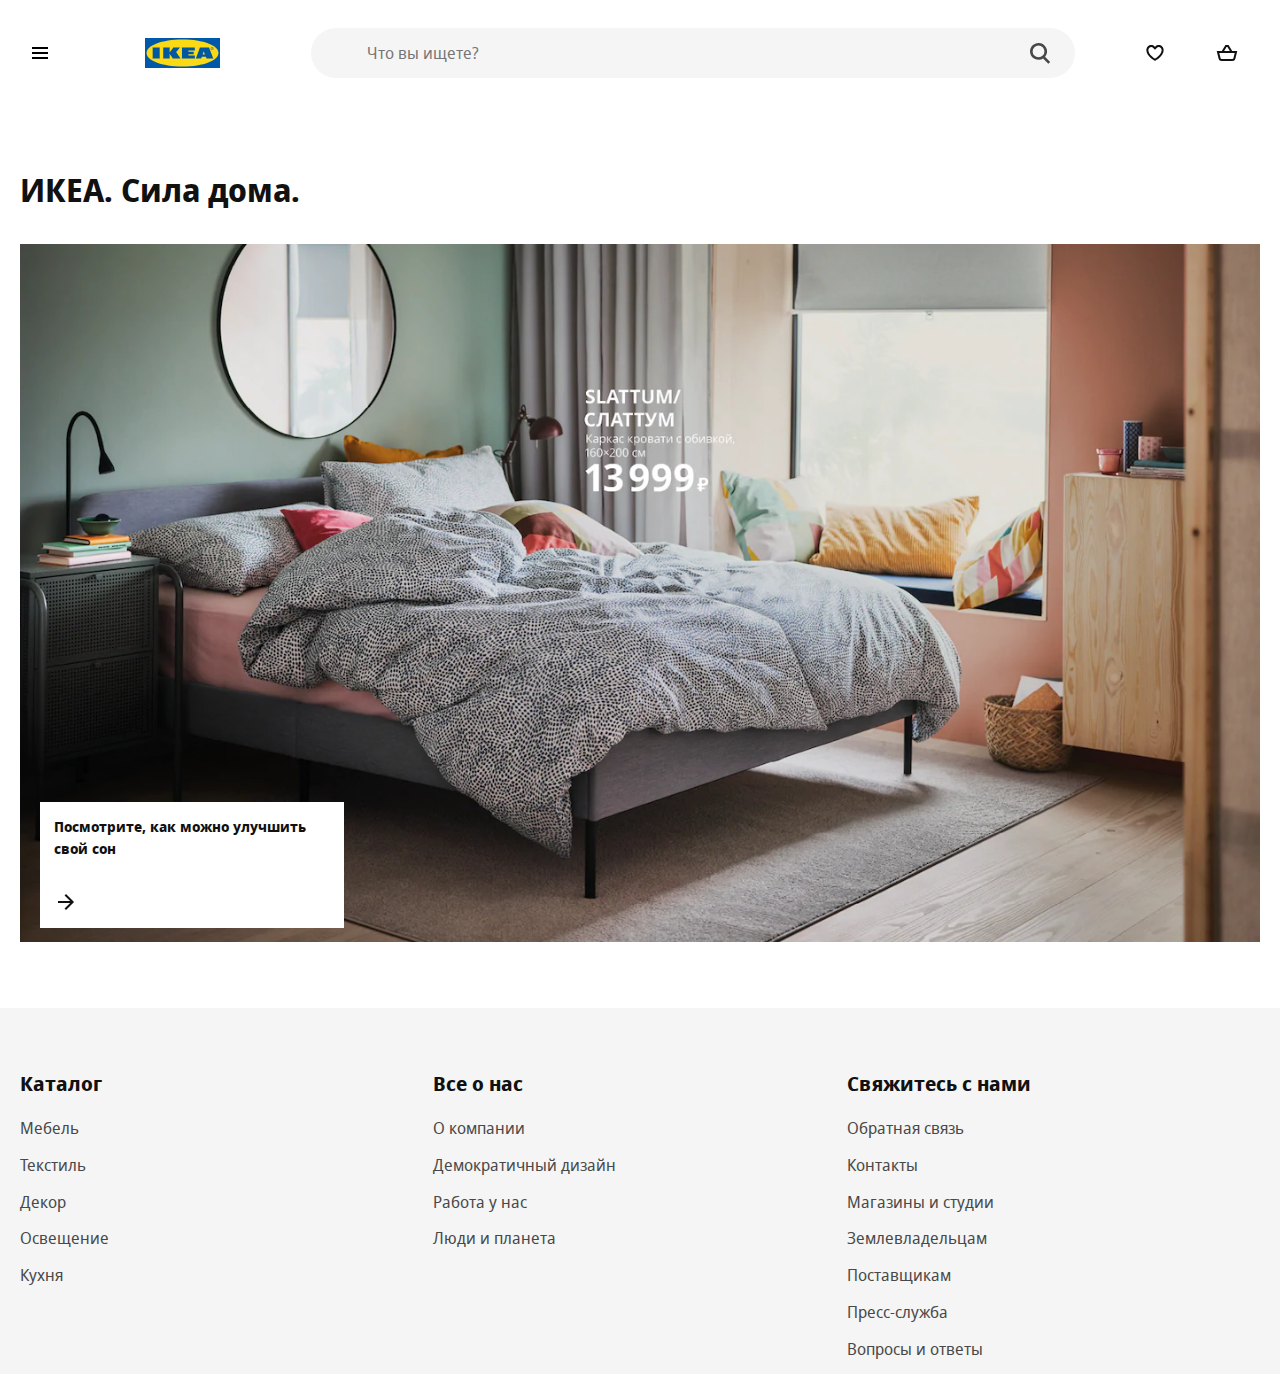
<file: index.html>
<!DOCTYPE html>
<html lang="en">
<head>
    <meta charset="UTF-8">
    <meta name="viewport"
        content="width=device-width, user-scalable=no, initial-scale=1.0, maximum-scale=1.0, minimum-scale=1.0">
    <meta http-equiv="X-UA-Compatible" content="ie=edge">
    <link rel="apple-touch-icon" sizes="180x180" href="favicon/apple-touch-icon.png">
    <link rel="icon" type="image/png" sizes="32x32" href="favicon/favicon-32x32.png">
    <link rel="icon" type="image/png" sizes="16x16" href="favicon/favicon-16x16.png">
    <link rel="mask-icon" href="favicon/safari-pinned-tab.svg" color="#0058ab">
    <meta name="msapplication-TileColor" content="#0058ab">
    <meta name="theme-color" content="#0058ab">
    <title>ИКЕА - официальный интернет-магазин мебели - IKEA</title>
    <link rel="stylesheet" href="styles/styles.css">
    
    <script src="script/index.js" defer type="module"></script>
    <script src="script/test.js" defer ></script>

</head>
<body>

<main>
    <div class="container">
        <h1 class="main-header">ИКЕА. Сила дома.</h1>
        <aside class="offer">
            <a href="card.html#idd059">
                <picture>
                    <source srcset="image/b47e07ee97fd5f9bf030d258d462a945.webp" type="image/webp">
                    <img src="image/b47e07ee97fd5f9bf030d258d462a945.jpg" alt="СЛАТТУМ">
                </picture>

            </a>
            <a class="offer-extra" href="goods.html?subcat=Кровати">
                <p>Посмотрите, как можно улучшить свой сон</p>
                <svg focusable="false" viewBox="0 0 24 24" class="offer-arrow" aria-hidden="true">
                    <path fill-rule="evenodd" clip-rule="evenodd"
                        d="M19.2937 12.7074L20.0008 12.0003L19.2938 11.2932L12.0008 3.99927L10.5865 5.41339L16.1727 11.0003H4V13.0003H16.1723L10.5855 18.5868L11.9996 20.0011L19.2937 12.7074Z"></path>
                </svg>
            </a>
        </aside>
    </div>
</main>

<div class="overlay"></div>


</body>
</html>
</file>
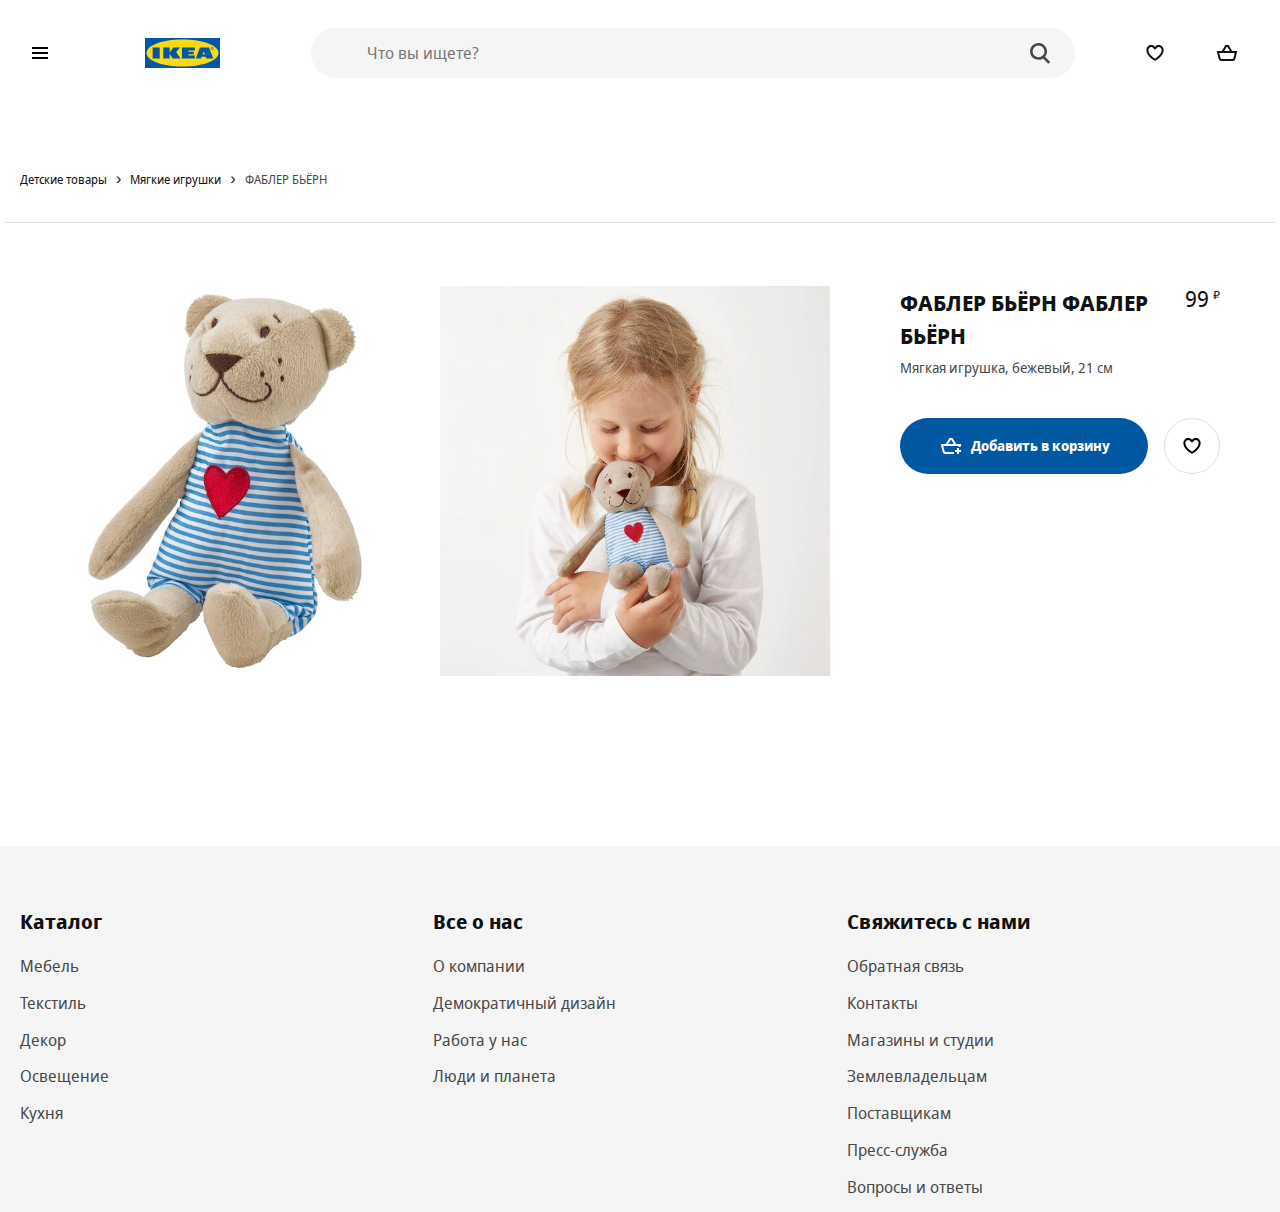
<file: card.html>
<!DOCTYPE html>
<html lang="en">
<head>
	<meta charset="UTF-8">
	<meta name="viewport" content="width=device-width, user-scalable=no, initial-scale=1.0, maximum-scale=1.0, minimum-scale=1.0">
	<meta http-equiv="X-UA-Compatible" content="ie=edge">
	<link rel="apple-touch-icon" sizes="180x180" href="favicon/apple-touch-icon.png">
	<link rel="icon" type="image/png" sizes="32x32" href="favicon/favicon-32x32.png">
	<link rel="icon" type="image/png" sizes="16x16" href="favicon/favicon-16x16.png">
	<link rel="mask-icon" href="favicon/safari-pinned-tab.svg" color="#0058ab">
	<meta name="msapplication-TileColor" content="#0058ab">
	<meta name="theme-color" content="#0058ab">
	<title>Детские игрушки - IKEA</title>
	<link rel="stylesheet" href="styles/styles.css">

  <script src="script/index.js" defer type="module"></script>
	
</head>
<body>
<main>
	<div class="container">
		<div class="breadcrumb">
			<nav role="navigation" aria-label="Breadcrumb" class="breadcrumb__nav">
				<ul class="breadcrumb__list">

					<li class="breadcrumb__list-item">
						<a href="goods.html?cat=Детские товары" class="breadcrumb__link"><span>Детские товары</span></a>
					</li>

					<li class="breadcrumb__list-item">
						<a href="goods.html?cat=Мягкие игрушки" class="breadcrumb__link"><span>Мягкие игрушки</span></a>
					</li>

					<li class="breadcrumb__list-item">
						<a href="#" class="breadcrumb__link"><span>ФАБЛЕР БЬЁРН</span></a>
					</li>

				</ul>
			</nav>
		</div>

		<div class="good wrapper">
			<div class="good-images">
				<div class="good-image__item">
					<img src="image/fabler-byorn-myagkaya-igrushka-bezhevyy__0710165_PE727396_S5.jpg" alt="">
				</div>
				<div class="good-image__item">
					<img src="image/fabler-byorn-myagkaya-igrushka-bezhevyy__0876865_PE611124_S5.jpg" alt="">
				</div>
			</div>
			<div class="good-item"> <!-- not-in-stock - нет в наличии-->
				<p class="good-item__new">Новинка</p>

				<div class="good-item__section">
					<div>
						<h2 class="good-item__header">ФАБЛЕР БЬЁРН ФАБЛЕР БЬЁРН</h2>
						<p class="good-item__description">Мягкая игрушка, бежевый, 21 см</p>

					</div>
					<p class="good-item__price">
						<span class="good-item__empty">Нет в наличии</span>
						<span class="good-item__price-value">99</span>
						<span class="good-item__currency">₽</span>
					</p>

				</div>
				<div class="good-item__buttons">
					<button type="button" class="btn btn-good" data-idd="idd001">
						<svg focusable="false" viewBox="0 0 24 24" class="btn-good-svg" aria-hidden="true">
							<path fill-rule="evenodd" clip-rule="evenodd" d="M10.4372 4H10.9993H12.0003H12.9996H13.5616L13.8538 4.48014L17.2112 9.99713H21H22.2806L21.9702 11.2396L21.5303 13H19.4688L19.7194 11.9971H4.28079L5.59143 17.2397C5.70272 17.6848 6.1027 17.9971 6.56157 17.9971H15V19.9971H6.56157C5.18496 19.9971 3.98502 19.0602 3.65114 17.7247L2.02987 11.2397L1.71924 9.99713H3.00002H6.78793L10.145 4.48017L10.4372 4ZM12.4375 6L14.87 9.99713H9.12911L11.5614 6H12.0003H12.4375ZM17.9961 16V14H19.9961V16H21.9961V18H19.9961V20H17.9961V18H15.9961V16H17.9961Z"></path>
						</svg>

						<span class="btn-good__label">Добавить в корзину</span>
					</button>
					<button type="button" class="btn btn-add-wishlist" data-idd="idd001">
						<svg focusable="false" viewBox="0 0 24 24" class="btn-add-wishlist__svg" aria-hidden="true">
							<path fill-rule="evenodd" clip-rule="evenodd" d="M12.336 5.52055C14.2336 3.62376 17.3096 3.62401 19.2069 5.52129C20.2067 6.52115 20.6796 7.85005 20.6259 9.15761C20.6151 12.2138 18.4184 14.8654 16.4892 16.6366C15.4926 17.5517 14.5004 18.2923 13.7593 18.8036C13.3879 19.0598 13.0771 19.2601 12.8574 19.3973C12.7475 19.466 12.6601 19.519 12.5992 19.5555C12.5687 19.5737 12.5448 19.5879 12.5279 19.5978L12.5079 19.6094L12.502 19.6129L12.5001 19.614C12.5001 19.614 12.4989 19.6147 11.9999 18.748C11.501 19.6147 11.5005 19.6144 11.5005 19.6144L11.4979 19.6129L11.4919 19.6094L11.472 19.5978C11.4551 19.5879 11.4312 19.5737 11.4007 19.5555C11.3397 19.519 11.2524 19.466 11.1425 19.3973C10.9227 19.2601 10.612 19.0598 10.2405 18.8036C9.49947 18.2923 8.50726 17.5517 7.51063 16.6366C5.58146 14.8654 3.38477 12.2139 3.37399 9.15765C3.32024 7.85008 3.79314 6.52117 4.79301 5.52129C6.69054 3.62376 9.76704 3.62376 11.6646 5.52129L11.9993 5.856L12.3353 5.52129L12.336 5.52055ZM11.9999 18.748L11.5005 19.6144L11.9999 19.9019L12.4989 19.6147L11.9999 18.748ZM11.9999 17.573C12.1727 17.462 12.384 17.3226 12.6236 17.1573C13.3125 16.6821 14.2267 15.9988 15.1366 15.1634C17.0157 13.4381 18.6259 11.2919 18.6259 9.13506V9.11213L18.627 9.08922C18.6626 8.31221 18.3844 7.52727 17.7926 6.9355C16.6762 5.81903 14.866 5.81902 13.7495 6.9355L13.7481 6.93689L11.9965 8.68166L10.2504 6.9355C9.13387 5.81903 7.3237 5.81903 6.20722 6.9355C5.61546 7.52727 5.33724 8.31221 5.3729 9.08922L5.37395 9.11213V9.13507C5.37395 11.2919 6.98418 13.4381 8.86325 15.1634C9.77312 15.9988 10.6874 16.6821 11.3762 17.1573C11.6159 17.3226 11.8271 17.462 11.9999 17.573Z"></path>
						</svg>
					</button>
				</div>

			</div>
		</div>


	</div>
</main>
</body>
</html>
</file>
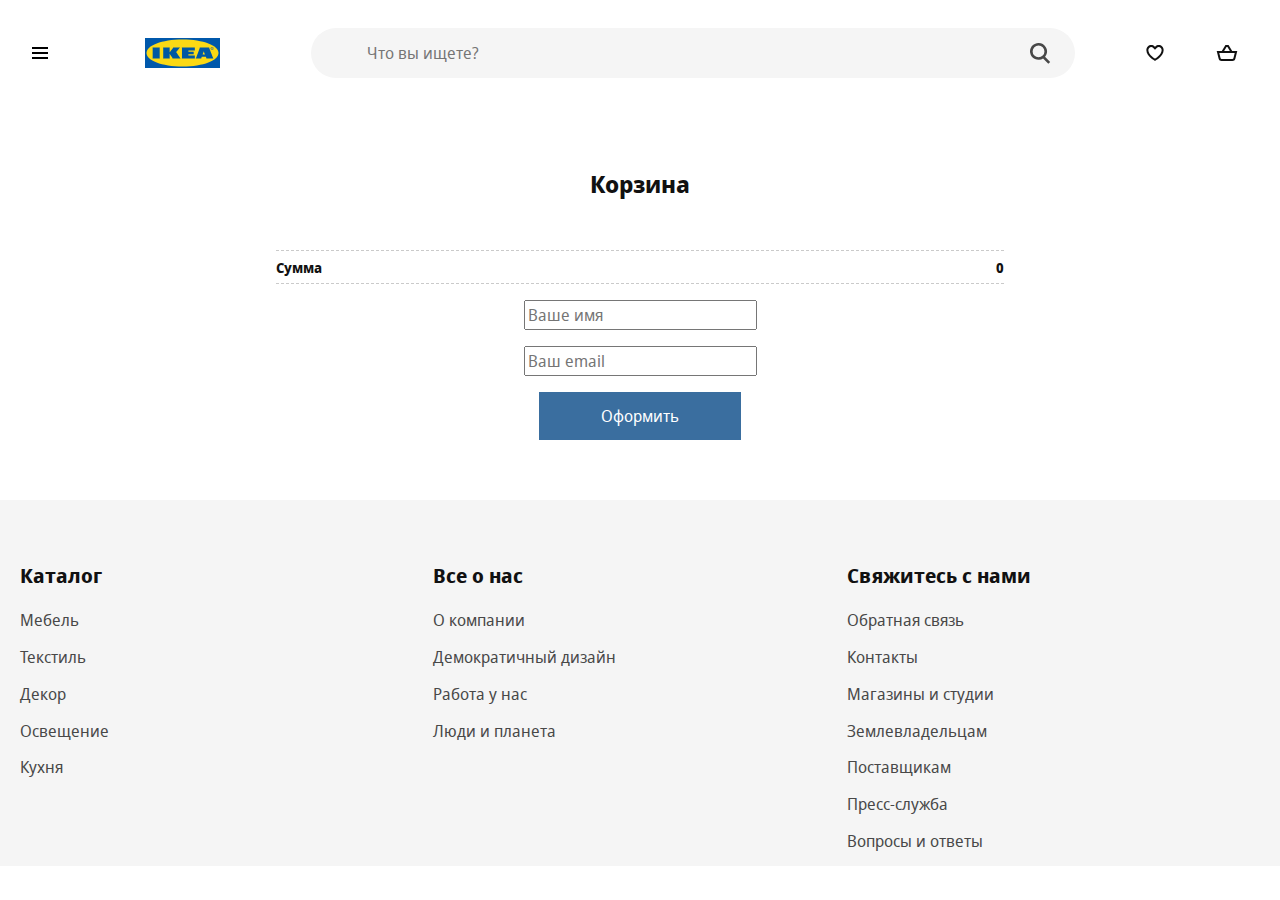
<file: cart.html>
<!DOCTYPE html>
<html lang="en">
<head>
	<meta charset="UTF-8">
	<meta name="viewport" content="width=device-width, user-scalable=no, initial-scale=1.0, maximum-scale=1.0, minimum-scale=1.0">
	<meta http-equiv="X-UA-Compatible" content="ie=edge">
	<link rel="apple-touch-icon" sizes="180x180" href="favicon/apple-touch-icon.png">
	<link rel="icon" type="image/png" sizes="32x32" href="favicon/favicon-32x32.png">
	<link rel="icon" type="image/png" sizes="16x16" href="favicon/favicon-16x16.png">
	<link rel="mask-icon" href="favicon/safari-pinned-tab.svg" color="#0058ab">
	<meta name="msapplication-TileColor" content="#0058ab">
	<meta name="theme-color" content="#0058ab">
	<title>Корзина - IKEA</title>
	<link rel="stylesheet" href="styles/styles.css">

  <script src="script/index.js" defer type="module"></script>
	
</head>
<body>
<main>
	<div class="container cart-wrapper">
		<h2 class="cart-header">Корзина</h2>
		<ul class="cart-list">

		</ul>
		<div class="cart-total">
			<span class="cart-total-label">Сумма</span>
			<span class="cart-total-price">297.-</span>
		</div>

		<form id="form" class="cart-form">
			<label>
				<input type="text" name="name" placeholder="Ваше имя">
			</label>
			<label>
				<input type="email" name="email" placeholder="Ваш email">
			</label>
			<button type="submit" class="cart-checkout">Оформить</button>
		</form>
	</div>
</main>
</body>
</html>
</file>
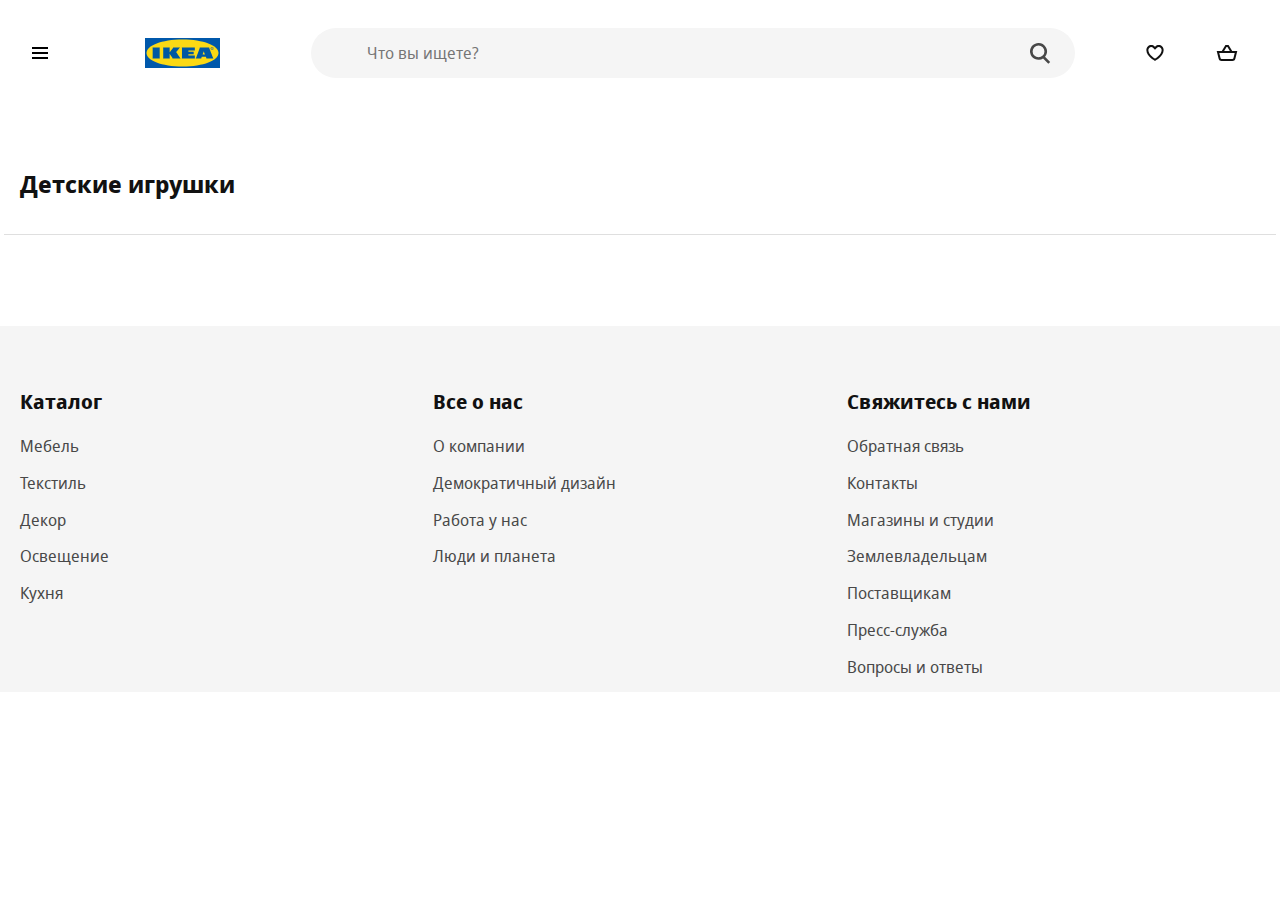
<file: goods.html>
<!DOCTYPE html>
<html lang="en">
<head>
	<meta charset="UTF-8">
	<meta name="viewport" content="width=device-width, user-scalable=no, initial-scale=1.0, maximum-scale=1.0, minimum-scale=1.0">
	<meta http-equiv="X-UA-Compatible" content="ie=edge">
	<link rel="apple-touch-icon" sizes="180x180" href="favicon/apple-touch-icon.png">
	<link rel="icon" type="image/png" sizes="32x32" href="favicon/favicon-32x32.png">
	<link rel="icon" type="image/png" sizes="16x16" href="favicon/favicon-16x16.png">
	<link rel="mask-icon" href="favicon/safari-pinned-tab.svg" color="#0058ab">
	<meta name="msapplication-TileColor" content="#0058ab">
	<meta name="theme-color" content="#0058ab">
	<title>Детские игрушки - IKEA</title>
	<link rel="stylesheet" href="styles/styles.css">

	<script src="script/index.js" defer type="module"></script>
	
</head>
<body>
<main>
	<div class="container">
		<h2 class="main-header">Детские игрушки</h2>
		<div class="goods wrapper">
			<ul class="goods-list">
				
				<!--
				<li class="goods-list__item">
					<a class="goods-item__link" href="card.html#idd001">
						<article class="goods-item">
							<div class="goods-item__img">
								<img src="https://www.ikea.com/ru/ru/images/products/fabler-byorn-myagkaya-igrushka-bezhevyy__0710165_PE727396_S5.JPG"
									 data-second-image="https://www.ikea.com/ru/ru/images/products/fabler-byorn-myagkaya-igrushka-bezhevyy__0876876_PE611263_S5.JPG" alt="ФАБЛЕР БЬЁРН">
							</div>
							<h3 class="goods-item__header">ФАБЛЕР БЬЁРН</h3>
							<p class="goods-item__description">Мягкая игрушка, бежевый, 21 см</p>
							<p class="goods-item__price">
								<span class="goods-item__price-value">99</span>
								<span class="goods-item__currency"> ₽</span>
							</p>
							<button class="btn btn-add-card" aria-label="Добравить в корзину" data-idd="idd001"></button>
						</article>
					</a>
				</li>
				<li class="goods-list__item">
					<a class="goods-item__link" href="card.html#idd001">
						<article class="goods-item">
							<div class="goods-item__img">
								<img src="https://www.ikea.com/ru/ru/images/products/fabler-byorn-myagkaya-igrushka-bezhevyy__0710165_PE727396_S5.JPG"
									 data-second-image="https://www.ikea.com/ru/ru/images/products/fabler-byorn-myagkaya-igrushka-bezhevyy__0876876_PE611263_S5.JPG" alt="ФАБЛЕР БЬЁРН">
							</div>
							<h3 class="goods-item__header">ФАБЛЕР БЬЁРН</h3>
							<p class="goods-item__description">Мягкая игрушка, бежевый, 21 см</p>
							<p class="goods-item__price">
								<span class="goods-item__price-value">99</span>
								<span class="goods-item__currency"> ₽</span>
							</p>
							<button class="btn btn-add-card" aria-label="Добравить в корзину" data-idd="idd001"></button>
						</article>
					</a>
				</li>
				<li class="goods-list__item">
					<a class="goods-item__link" href="card.html#idd001">
						<article class="goods-item">
							<div class="goods-item__img">
								<img src="https://www.ikea.com/ru/ru/images/products/fabler-byorn-myagkaya-igrushka-bezhevyy__0710165_PE727396_S5.JPG"
									 data-second-image="https://www.ikea.com/ru/ru/images/products/fabler-byorn-myagkaya-igrushka-bezhevyy__0876876_PE611263_S5.JPG" alt="ФАБЛЕР БЬЁРН">
							</div>
							<h3 class="goods-item__header">ФАБЛЕР БЬЁРН</h3>
							<p class="goods-item__description">Мягкая игрушка, бежевый, 21 см</p>
							<p class="goods-item__price">
								<span class="goods-item__price-value">99</span>
								<span class="goods-item__currency"> ₽</span>
							</p>
							<button class="btn btn-add-card" aria-label="Добравить в корзину" data-idd="idd001"></button>
						</article>
					</a>
				</li>
				<li class="goods-list__item">
					<a class="goods-item__link" href="card.html#idd001">
						<article class="goods-item">
							<div class="goods-item__img">
								<img src="https://www.ikea.com/ru/ru/images/products/fabler-byorn-myagkaya-igrushka-bezhevyy__0710165_PE727396_S5.JPG"
									 data-second-image="https://www.ikea.com/ru/ru/images/products/fabler-byorn-myagkaya-igrushka-bezhevyy__0876876_PE611263_S5.JPG" alt="ФАБЛЕР БЬЁРН">
							</div>
							<h3 class="goods-item__header">ФАБЛЕР БЬЁРН</h3>
							<p class="goods-item__description">Мягкая игрушка, бежевый, 21 см</p>
							<p class="goods-item__price">
								<span class="goods-item__price-value">99</span>
								<span class="goods-item__currency"> ₽</span>
							</p>
							<button class="btn btn-add-card" aria-label="Добравить в корзину" data-idd="idd001"></button>
						</article>
					</a>
				</li>
				<li class="goods-list__item">
					<a class="goods-item__link" href="card.html#idd001">
						<article class="goods-item">
							<div class="goods-item__img">
								<img src="https://www.ikea.com/ru/ru/images/products/fabler-byorn-myagkaya-igrushka-bezhevyy__0710165_PE727396_S5.JPG"
									 data-second-image="https://www.ikea.com/ru/ru/images/products/fabler-byorn-myagkaya-igrushka-bezhevyy__0876876_PE611263_S5.JPG" alt="ФАБЛЕР БЬЁРН">
							</div>
							<h3 class="goods-item__header">ФАБЛЕР БЬЁРН</h3>
							<p class="goods-item__description">Мягкая игрушка, бежевый, 21 см</p>
							<p class="goods-item__price">
								<span class="goods-item__price-value">99</span>
								<span class="goods-item__currency"> ₽</span>
							</p>
							<button class="btn btn-add-card" aria-label="Добравить в корзину" data-idd="idd001"></button>
						</article>
					</a>
				</li>
				<li class="goods-list__item">
					<a class="goods-item__link" href="card.html#idd001">
						<article class="goods-item">
							<div class="goods-item__img">
								<img src="https://www.ikea.com/ru/ru/images/products/fabler-byorn-myagkaya-igrushka-bezhevyy__0710165_PE727396_S5.JPG"
									 data-second-image="https://www.ikea.com/ru/ru/images/products/fabler-byorn-myagkaya-igrushka-bezhevyy__0876876_PE611263_S5.JPG" alt="ФАБЛЕР БЬЁРН">
							</div>
							<h3 class="goods-item__header">ФАБЛЕР БЬЁРН</h3>
							<p class="goods-item__description">Мягкая игрушка, бежевый, 21 см</p>
							<p class="goods-item__price">
								<span class="goods-item__price-value">99</span>
								<span class="goods-item__currency"> ₽</span>
							</p>
							<button class="btn btn-add-card" aria-label="Добравить в корзину" data-idd="idd001"></button>
						</article>
					</a>
				</li>
				<li class="goods-list__item">
					<a class="goods-item__link" href="card.html#idd001">
						<article class="goods-item">
							<div class="goods-item__img">
								<img src="https://www.ikea.com/ru/ru/images/products/fabler-byorn-myagkaya-igrushka-bezhevyy__0710165_PE727396_S5.JPG"
									 data-second-image="https://www.ikea.com/ru/ru/images/products/fabler-byorn-myagkaya-igrushka-bezhevyy__0876876_PE611263_S5.JPG" alt="ФАБЛЕР БЬЁРН">
							</div>
							<h3 class="goods-item__header">ФАБЛЕР БЬЁРН</h3>
							<p class="goods-item__description">Мягкая игрушка, бежевый, 21 см</p>
							<p class="goods-item__price">
								<span class="goods-item__price-value">99</span>
								<span class="goods-item__currency"> ₽</span>
							</p>
							<button class="btn btn-add-card" aria-label="Добравить в корзину" data-idd="idd001"></button>
						</article>
					</a>
				</li>
				<li class="goods-list__item">
					<a class="goods-item__link" href="card.html#idd001">
						<article class="goods-item">
							<div class="goods-item__img">
								<img src="https://www.ikea.com/ru/ru/images/products/fabler-byorn-myagkaya-igrushka-bezhevyy__0710165_PE727396_S5.JPG"
									 data-second-image="https://www.ikea.com/ru/ru/images/products/fabler-byorn-myagkaya-igrushka-bezhevyy__0876876_PE611263_S5.JPG" alt="ФАБЛЕР БЬЁРН">
							</div>
							<h3 class="goods-item__header">ФАБЛЕР БЬЁРН</h3>
							<p class="goods-item__description">Мягкая игрушка, бежевый, 21 см</p>
							<p class="goods-item__price">
								<span class="goods-item__price-value">99</span>
								<span class="goods-item__currency"> ₽</span>
							</p>
							<button class="btn btn-add-card" aria-label="Добравить в корзину" data-idd="idd001"></button>
						</article>
					</a>
				</li>
				<li class="goods-list__item">
					<a class="goods-item__link" href="card.html#idd001">
						<article class="goods-item">
							<div class="goods-item__img">
								<img src="https://www.ikea.com/ru/ru/images/products/fabler-byorn-myagkaya-igrushka-bezhevyy__0710165_PE727396_S5.JPG"
									 data-second-image="https://www.ikea.com/ru/ru/images/products/fabler-byorn-myagkaya-igrushka-bezhevyy__0876876_PE611263_S5.JPG" alt="ФАБЛЕР БЬЁРН">
							</div>
							<h3 class="goods-item__header">ФАБЛЕР БЬЁРН</h3>
							<p class="goods-item__description">Мягкая игрушка, бежевый, 21 см</p>
							<p class="goods-item__price">
								<span class="goods-item__price-value">99</span>
								<span class="goods-item__currency"> ₽</span>
							</p>
							<button class="btn btn-add-card" aria-label="Добравить в корзину" data-idd="idd001"></button>
						</article>
					</a>
				</li> -->

			</ul>
		</div>
	</div>
</main>
</body>
</html>
</file>
<file: styles/styles.css>
/*
* Prefixed by https://autoprefixer.github.io
* PostCSS: v7.0.29,
* Autoprefixer: v9.7.6
* Browsers: last 4 version
*/

@font-face {
	font-family: 'Noto Sans';
	src: local('Noto Sans Display Regular'), local('NotoSansDisplay-Regular'), url('../fonts/Notosansdisplayregular.woff2') format('woff2'), url('../fonts/Notosansdisplayregular.woff') format('woff');
	font-weight: 400;
	font-style: normal;
}

@font-face {
	font-family: 'Noto Sans';
	src: local('Noto Sans Display Italic'), local('NotoSansDisplay-Italic'), url('../fonts/Notosansdisplayitalic.woff2') format('woff2'), url('../fonts/Notosansdisplayitalic.woff') format('woff');
	font-weight: 400;
	font-style: italic;
}

@font-face {
	font-family: 'Noto Sans';
	src: local('Noto Sans Display Bold'), local('NotoSansDisplay-Bold'), url('../fonts/Notosansdisplaybold.woff2') format('woff2'), url('../fonts/Notosansdisplaybold.woff') format('woff');
	font-weight: 700;
	font-style: normal;
}

@font-face {
	font-family: 'Noto Sans';
	src: local('Noto Sans Display Bold Italic'), local('NotoSansDisplay-BoldItalic'), url('../fonts/Notosansdisplaybolditalic.woff2') format('woff2'), url('../fonts/Notosansdisplaybolditalic.woff') format('woff');
	font-weight: 700;
	font-style: italic;
}

html {
	-webkit-box-sizing: border-box;
	box-sizing: border-box;
}

*,
*::before,
*::after {
	-webkit-box-sizing: inherit;
	box-sizing: inherit;
}

body {
	min-width: 320px;
	margin: 0;

	background-color: #fff; /*под проект*/
	font-family: Noto Sans, Arial, sans-serif; /*в "" свой шрифт под проект*/

	font-size: 16px;
	color: #111;
	line-height: 1.5;
	-webkit-font-smoothing: subpixel-antialiased;
}

button, input {
	font: inherit;
}

button {
	cursor: pointer;
}

img {
	max-width: 100%;
	width: 100%;
	height: auto;
}

a {
	text-decoration: none;
	color: inherit;
}

ul {
	list-style: none;
	padding: 0;
	margin: 0;
}

h1, h2, h3, p {
	padding: 0;
	margin: 0;
}

/* container */

.container {
	max-width: 100rem;
	margin: 0 auto;
	padding: 0 1.25rem;
}

.visually-hidden {
	position: absolute !important;
	clip: rect(1px 1px 1px 1px);
	clip: rect(1px, 1px, 1px, 1px);
	padding: 0 !important;
	border: 0 !important;
	height: 1px !important;
	width: 1px !important;
	overflow: hidden;
}

/* при работе с float */

.clearfix::after {
	content: "";
	display: table;
	clear: both;
}

header {
	margin-bottom: 3.75rem;
}

.header {
	display: -ms-grid;
	display: grid;
	grid-gap: 1.25rem;
	-ms-grid-columns: 2fr 1.25rem 2fr 1.25rem 16fr 1.25rem 1fr 1.25rem 1fr;
	grid-template-columns: 2fr 2fr 16fr 1fr 1fr;
	-webkit-box-align: center;
	-ms-flex-align: center;
	align-items: center;
	padding: 1.75rem 0;
}

footer {
	background-color: #f5f5f5;
	margin-top: 3.75rem;
	padding: 3.75rem 0 0 0;
}

.footer {
	display: -ms-grid;
	display: grid;
	-ms-grid-columns: 1fr 1fr 1fr;
	grid-template-columns: 1fr 1fr 1fr;
}

.main-header {
	margin-bottom: 1.875rem
}

.btn {
	background-color: transparent;
	outline: transparent;
	border-radius: 50%;
	width: 40px;
	height: 40px;
	display: -webkit-box;
	display: -ms-flexbox;
	display: flex;
	-webkit-box-align: center;
	-ms-flex-align: center;
	align-items: center;
	-webkit-box-pack: center;
	-ms-flex-pack: center;
	justify-content: center;
	border: 1px solid transparent;
}

.btn:hover {
	background-color: #f5f5f5;
	color: #111;
}

.svg-icon {
	fill: currentColor;
}

.logo {
	text-align: center;
	width: 75px;
	height: 30px;

}

.search {
	position: relative;
	-webkit-box-flex: 1;
	-ms-flex-positive: 1;
	flex-grow: 1;
	height: 50px;
	margin: 0 40px;
}

.search-input {
	-webkit-appearance: none;
	-moz-appearance: none;
	appearance: none;
	background-color: #f5f5f5;
	display: block;
	appearance: none;
	width: 100%;
	height: 100%;
	padding: .5rem 3.5rem;
	margin: 0 auto;
	line-height: 1.5;
	border: 0;
	border-radius: 50em;
	outline: 0;
	-webkit-box-shadow: none;
	box-shadow: none;
	-webkit-transition: background .2s;
	-o-transition: background .2s;
	transition: background .2s;
}

.search-btn {
	position: absolute;
	top: 0.9rem;
	right: 0.9rem;
	background-image: url("data:image/svg+xml;charset=utf-8,%3Csvg width='16' height='17' fill='%23484848' xmlns='http://www.w3.org/2000/svg'%3E%3Cpath fill-rule='evenodd' clip-rule='evenodd' d='M6.5 11a4.5 4.5 0 110-9 4.5 4.5 0 010 9zm4.968-.307a6.5 6.5 0 10-1.514 1.315l3.996 3.996 1.414-1.414-3.896-3.897z'/%3E%3C/svg%3E");
	background-repeat: no-repeat;
	background-size: contain;
	width: 2.5rem;
	height: 1.5rem;
	background-position: center;
}

.offer {
	position: relative;
}

.offer-extra {
	position: absolute;
	padding: .9rem;
	color: #111;
	left: 1.25rem;
	bottom: 1.25rem;
	display: -webkit-box;
	display: -ms-flexbox;
	display: flex;
	background: #fff;
	-webkit-box-orient: vertical;
	-webkit-box-direction: normal;
	-ms-flex-direction: column;
	flex-direction: column;
	-webkit-box-align: start;
	-ms-flex-align: start;
	align-items: flex-start;
	max-width: 19rem;
	min-width: 13rem;
	font-size: .9rem;
	line-height: 1.5;
	font-weight: bold;
	word-break: break-word;
}

.offer-arrow {
	display: inline-block;
	height: 1.5rem;
	width: 1.5rem;
	vertical-align: middle;
	fill: currentColor;
	margin-top: 1.875rem;

}


.footer-header {
	line-height: 2rem;
	font-size: 1.25rem;
	padding: 0 0 1rem 0;

}

.footer-list {
	margin-bottom: .8rem;
}

.footer-list > a {
	color: #484848;
}

.footer-list > a:hover {
	color: #111;
	text-decoration: underline;
}

.catalog {
	position: fixed;
	z-index: 999;
	top: 0;
	left: -100%;
	bottom: 0;
	background-color: #fff;
	overflow-y: auto;
	overflow-x: hidden;
	-webkit-transition: left 0.2s 0s;
	-o-transition: left 0.2s 0s;
	transition: left 0.2s 0s;
	width: 20rem;
	padding: 6rem 4rem 3rem;

}

.catalog.open {
	left: 0;
}

.catalog-btn {
	position: absolute;
	top: 3rem;
	left: 3rem;
}

.catalog-list__item,
.subcatalog-list__item {
	cursor: pointer;
	color: #111;


}

.catalog-list__item a,
.subcatalog-list__item a {
	text-decoration: underline;
	display: block;
}

.catalog-list__item a {
	padding: .5rem 1.5rem .5rem 0;
}

.subcatalog-list__item a {
	padding: .5rem 0;
}

.catalog-list__item:hover a,
.subcatalog-list__item:hover a {
	text-decoration: underline;
}

.catalog-list__item.active {
	background-repeat: no-repeat;
	background-position: right 0 center;
	background-image: url('data:image/svg+xml;utf8,<svg width="24" height="24" viewBox="0 0 24 24" fill="none" xmlns="http://www.w3.org/2000/svg"><path fill-rule="evenodd" clip-rule="evenodd" d="M15.5996 11.9999L9.81456 17.7857L8.40026 16.3716L12.7714 11.9999L8.40026 7.62823L9.81457 6.21411L15.5996 11.9999Z" fill="%23959595"/></svg>');
}

.subcatalog {
	position: fixed;
	z-index: 998;
	top: 0;
	left: -100%;
	bottom: 0;
	background-color: #fff;
	overflow-y: auto;
	overflow-x: hidden;
	-webkit-transition: left 0.6s 0s,	right 0.6s 0s;
	-o-transition: left 0.6s 0s, right 0.6s 0s;
	transition: left 0.6s 0s, right 0.6s 0s;
	width: 25rem;
	padding: 6rem 4rem 3rem;
	border-left: 2px solid #ccc;
}

.subcatalog.subopen {
	left: 20rem;

}

.overlay {
	display: block;
	position: fixed;
	z-index: 899;
	top: 0;
	bottom: 0;
	right: 0;
	left: 0;
	background-color: black;
	-webkit-transition: all .2s ease;
	-o-transition: all .2s ease;
	transition: all .2s ease;
	opacity: 0;
	pointer-events: none;
}

.overlay.active {
	opacity: 0.25;
	pointer-events: all;
}


.wrapper {
	position: relative;
	margin-top: 4rem;
}

.wrapper:before {
	content: '';
	width: calc(100% + 2rem);
	display: block;
	position: absolute;
	top: -2rem;
	z-index: 99;
	margin: 0 -1rem;
	border-bottom: 1px solid #dfdfdf;
}

.good {
	display: -ms-grid;
	display: grid;
	-ms-grid-columns: minmax(0, 1fr) 1.25rem minmax(0, 1fr) 1.25rem minmax(0, 1fr) 1.25rem minmax(0, 1fr) 1.25rem minmax(0, 1fr) 1.25rem minmax(0, 1fr) 1.25rem minmax(0, 1fr) 1.25rem minmax(0, 1fr) 1.25rem minmax(0, 1fr) 1.25rem minmax(0, 1fr) 1.25rem minmax(0, 1fr) 1.25rem minmax(0, 1fr);
	grid-template-columns: repeat(12, minmax(0, 1fr));
	grid-column-gap: 1.25rem;
	padding-top: 2rem;
}

.good-images {
	display: -webkit-box;
	display: -ms-flexbox;
	display: flex;
	-ms-flex-wrap: wrap;
	flex-wrap: wrap;
	-ms-grid-column: 1;
	grid-column-start: 1;
	-ms-grid-column-span: 8;
	grid-column-end: 9;
	-ms-flex-pack: distribute;
	justify-content: space-around;


}

.good-image__item {
	width: calc(50% - 1.25rem);
	margin-left: .625rem;
	margin-right: .625rem;
	min-height: 500px;
}


.good-item {
	-ms-grid-column: 9;
	grid-column-start: 9;
	-ms-grid-column-span: 4;
	grid-column-end: 13;
	padding: 0 2.5rem;
}

.good-item__section {
	margin-bottom: 2.5rem;
}

.good-item__new {
	display: none;
}


.good-item__empty {
	display: none;
}

.not-in-stock .good-item__empty {
	display: block;
}

.not-in-stock .btn-good {
	display: none;
}

.good-item__header {
	font-size: 1.375rem;
	line-height: 1.5;
	font-weight: 700;
	text-transform: uppercase;
	margin-bottom: .3rem;
}

.good-item__description {
	line-height: 1.5;
	letter-spacing: 0;
	font-weight: 400;
	color: #484848;
	font-size: .875rem;
}

.good-item__price {
	white-space: nowrap;
	text-align: right;
}

.good-item__section {
	display: -webkit-box;
	display: -ms-flexbox;
	display: flex;
	-webkit-box-pack: justify;
	-ms-flex-pack: justify;
	justify-content: space-between;
}

.good-item__price-value {
	line-height: 1.1875;
	font-size: 1.375rem;
}

.good-item__currency {
	line-height: .9;
	font-size: .6875rem;
	vertical-align: text-top;
}

.not-in-stock .good-item__price-value,
.not-in-stock .good-item__currency {
	display: none;
}

.good-item__buttons {
	display: -webkit-box;
	display: -ms-flexbox;
	display: flex;
	-webkit-box-pack: justify;
	-ms-flex-pack: justify;
	justify-content: space-between;
	-webkit-box-align: center;
	-ms-flex-align: center;
	align-items: center;
	width: 100%;
}

.btn-good {
	margin-right: 1rem;
	-webkit-box-flex: 1;
	-ms-flex-positive: 1;
	flex-grow: 1;
	-ms-flex-negative: 1;
	flex-shrink: 1;
	position: relative;
	background: #0058a3;
	color: #fff;
	border-radius: 52px;
	padding: 0 2rem;
	display: -webkit-box;
	display: -ms-flexbox;
	display: flex;
	height: 3.5rem;
	-webkit-box-align: center;
	-ms-flex-align: center;
	align-items: center;
}

.btn-good-svg {
	margin-right: .5rem;
	vertical-align: top;
	-ms-flex-negative: 0;
	flex-shrink: 0;
	display: inline-block;
	height: 1.5rem;
	width: 1.5rem;
	fill: #fff;
}

.btn-good:hover {
	color: #0058a3;
}

.btn-good:hover .btn-good-svg {
	fill: #0058a3;
}

.btn-good__label {
	text-align: center;
	border: 0;
	font-weight: 700;
	font-size: .875rem;
	line-height: 1.42857;
}

.btn-add-wishlist {
	background: rgba(0, 0, 0, 0);
	color: #111;
	border-radius: 40px;
	padding: 0 .9375rem;
	border: 1px solid #dfdfdf;
	height: 3.5rem;
	width: 3.5rem;
	margin-left: auto;
}

.btn-add-wishlist__svg {
	height: 1.5rem;
	width: 1.5rem;

}

.btn-add-wishlist:hover .btn-add-wishlist__svg {
	fill: red;
}

.btn-add-wishlist.contains-wishlist .btn-add-wishlist__svg {
	fill: red;

}

.btn-add-wishlist:hover.contains-wishlist .btn-add-wishlist__svg {
	fill: black;
}


.goods-list {
	display: -ms-grid;
	display: grid;
	grid-gap: 1.25rem;
	grid-template-columns: repeat(4, 1fr);
}

.goods-list__item {
	margin-bottom: 2rem;
}


.goods-item {
	position: relative;
	display: -webkit-box;
	display: -ms-flexbox;
	display: flex;
	-webkit-box-orient: vertical;
	-webkit-box-direction: normal;
	-ms-flex-direction: column;
	flex-direction: column;
	-webkit-box-pack: justify;
	-ms-flex-pack: justify;
	justify-content: space-between;
	height: 100%;
}

.goods-item__img {
	height: 380px;
	display: table-cell;
	vertical-align: middle
}


.btn-add-card {
	position: absolute;
	opacity: 0;
	-webkit-transition: opacity 0.2s 0s;
	-o-transition: opacity 0.2s 0s;
	transition: opacity 0.2s 0s;
	right: 1rem;
	bottom: 0.5rem;
	background-color: rgb(0, 88, 163);
	border: 1px solid rgb(0, 88, 163);
	background-repeat: no-repeat;
	background-position: center;
	background-image: url("data:image/svg+xml;utf8,<svg width='24' height='24' xmlns='http://www.w3.org/2000/svg' viewBox='0 0 24 24'><path fill-rule='evenodd' clip-rule='evenodd' d='M10.4372 4H10.9993H12.0003H12.9996H13.5616L13.8538 4.48014L17.2112 9.99713H21H22.2806L21.9702 11.2396L21.5303 13H19.4688L19.7194 11.9971H4.28079L5.59143 17.2397C5.70272 17.6848 6.1027 17.9971 6.56157 17.9971H15V19.9971H6.56157C5.18496 19.9971 3.98502 19.0602 3.65114 17.7247L2.02987 11.2397L1.71924 9.99713H3.00002H6.78793L10.145 4.48017L10.4372 4ZM12.4375 6L14.87 9.99713H9.12911L11.5614 6H12.0003H12.4375ZM17.9961 16V14H19.9961V16H21.9961V18H19.9961V20H17.9961V18H15.9961V16H17.9961Z' fill='white' /></svg>");
}

.btn-add-card:hover {
	background-color: rgb(255, 255, 255);
	background-image: url("data:image/svg+xml;utf8,<svg width='24' height='24' xmlns='http://www.w3.org/2000/svg' viewBox='0 0 24 24'><path fill-rule='evenodd' clip-rule='evenodd' d='M10.4372 4H10.9993H12.0003H12.9996H13.5616L13.8538 4.48014L17.2112 9.99713H21H22.2806L21.9702 11.2396L21.5303 13H19.4688L19.7194 11.9971H4.28079L5.59143 17.2397C5.70272 17.6848 6.1027 17.9971 6.56157 17.9971H15V19.9971H6.56157C5.18496 19.9971 3.98502 19.0602 3.65114 17.7247L2.02987 11.2397L1.71924 9.99713H3.00002H6.78793L10.145 4.48017L10.4372 4ZM12.4375 6L14.87 9.99713H9.12911L11.5614 6H12.0003H12.4375ZM17.9961 16V14H19.9961V16H21.9961V18H19.9961V20H17.9961V18H15.9961V16H17.9961Z' fill='rgb(0, 88, 163)' /></svg>");

}

.goods-item:hover .btn-add-card {
	opacity: 1;
}

.goods-item__header {
	margin-top: auto;
	margin-bottom: 1rem;
}

.goods-item__new {
	line-height: 1.42857;
	color: #ca5008;
	font-weight: 700;
	font-size: 0.8rem;
}

.goods-item__link {
	display: block;
	height: 100%;
}

.goods-item__description {
	margin-bottom: 1rem;
	font-size: .875rem;
	line-height: 1.42857;
}

.goods-item__price {
	min-height: calc(40px + 0.5rem);
	padding-bottom: 0.5rem;
	font-weight: 700;
}

.goods-item__price-value {
	font-size: 1.375rem;
}

.goods-item__currency {
	line-height: .9;
	font-size: .6875rem;
	vertical-align: text-top;
}


.breadcrumb__list-item {
	display: inline;
}

.breadcrumb__list-item:after {
	content: "\0203A";
	display: inline;
	margin: 0 .3125rem;
	font-size: 1rem;
	line-height: 1.125;
}

.breadcrumb__list-item:last-child:after {
	content: "";
}

.breadcrumb__link {
	font-size: .75rem;
	line-height: 1.5;
	font-weight: 400;
	vertical-align: middle;
}

.breadcrumb__list-item:last-child .breadcrumb__link {
	color: #484848;
	pointer-events: none;
	cursor: auto;
}

.cart-wrapper {
	max-width: 768px;
}

.cart-header {
	text-align: center;
}

.product {
	display: -ms-grid;
	display: grid;
	-ms-grid-columns: 152px 4fr 6fr;
	grid-template-columns: 152px 4fr 6fr;
	-ms-grid-rows: auto;
	grid-template-rows: auto;
	font-size: .81rem;
	line-height: 1.385;
}

.product > *:nth-child(1) {
	-ms-grid-row: 1;
	-ms-grid-column: 1;
}

.product > *:nth-child(2) {
	-ms-grid-row: 1;
	-ms-grid-column: 2;
}

.product > *:nth-child(3) {
	-ms-grid-row: 1;
	-ms-grid-column: 3;
}

.product__image-container {
	-ms-grid-column: 1;
	grid-column: 1;
	-ms-grid-row: 1;
	-ms-grid-row-span: 2;
	grid-row: 1/3;
	padding-right: 1rem;
}

.product__description {
	-ms-grid-column: 2;
	grid-column: 2;
	-ms-grid-row: 1;
	grid-row: 1;
}

.product__name {
	font-size: 1.2rem;
	margin-bottom: .5rem;
	font-weight: 700;
	text-transform: uppercase;
	word-break: break-word;
}

.product__prices {
	-ms-grid-column: 3;
	grid-column: 3;
	-ms-grid-row: 1;
	grid-row: 1;
	text-align: right;
	padding-top: 0;
}

.product__controls {
	-ms-grid-column: 3;
	grid-column: 3;
	-ms-grid-row: 2;
	grid-row: 2;
	margin-top: .5rem;
	display: -webkit-box;
	display: -ms-flexbox;
	display: flex;
	-webkit-box-pack: end;
	-ms-flex-pack: end;
	justify-content: flex-end;
}

.btn-remove {
	color: #444;
	border-color: #666;
	border-radius: unset;
}

.product__total {
	font-weight: 700;
	font-size: 1.06rem;
	line-height: 1.2;
}

.product-controls__remove {
	width: 12.5%;
}

.product-controls__quantity {
	width: 25%;
	margin-left: .5rem;
}

.cart-header {
	margin-bottom: 3rem;
}

.cart-item {
	margin-bottom: 2rem;
}

.cart-total {
	display: -webkit-box;
	display: -ms-flexbox;
	display: flex;
	-webkit-box-pack: justify;
	-ms-flex-pack: justify;
	justify-content: space-between;
	padding: .35rem 0;
	font-weight: 700;
	font-size: 14px;
	text-align: initial;
	border: dashed #cacaca;
	border-width: 1px 0;
}

.cart-checkout {
	color: #ffffff;
	padding: 12px 62px;
	background-color: #3a6e9f;
	border: none;
	display: block;
	margin: 1rem auto;
}

.cart-form {
	margin: 1rem 0;
	text-align: center;
}

.cart-form label {
	display: block;
	margin: 1rem;
}

select {
	width: 100%;
	max-width: 352px;
	height: 40px;
	margin: 0;
	padding: 0 10px;
	border: 1px solid #666;
	border-radius: 2px;
	background: #fff url(../image/chevron-down-thin-24.1667eab2.svg) no-repeat right 8px center/1.5rem;
	-webkit-appearance: none;
	-moz-appearance: none;
	appearance: none;
	font-size: 1rem;
	line-height: 1.15;
	font-family: inherit;
	text-transform: none;
}

@media (max-width: 1200px) {
	.goods-list {
		grid-template-columns: repeat(3, 1fr);
	}
}

@media (max-width: 768px) {
	.goods-list {
		grid-template-columns: repeat(2, 1fr);
	}

	.header {
		-ms-grid-columns: 1fr 1.25rem 2fr 1.25rem 1fr 1.25rem 1fr;
		grid-template-columns: 1fr 2fr 1fr 1fr;
		-ms-grid-rows: auto 1.25rem auto 1.25rem auto;
		grid-template-areas: "burger logo wishlist cart" "main main . sidebar" "footer footer footer footer";
	}

	.btn-burger {
		grid-area: burger;
	}

	.logo {
		grid-area: logo;
	}

	.btn-wishlist {
		grid-area: wishlist;
	}

	.btn-cart {
		grid-area: cart;
	}

	.search {
		grid-area: search;
		-ms-grid-row: 2;
		grid-row: 2;
		-ms-grid-column-span: 5;
		grid-column-end: 6;
		-ms-grid-column: 1;
		grid-column-start: 1;
		margin: 0;
	}

	.footer {
		-ms-grid-rows: auto;
		grid-template-rows: auto;
		-webkit-box-pack: center;
		-ms-flex-pack: center;
		justify-content: center;
		grid-template-areas: "catalog" "about" "connection";
		-ms-grid-columns: 300px;
		grid-template-columns: 300px

	}

	.footer-catalog {
		grid-area: catalog;
		margin-bottom: 50px;
	}

	.footer-about {
		grid-area: about;
		margin-bottom: 50px;
	}

	.footer-connection {
		grid-area: connection;
		margin-bottom: 50px;
	}

	.catalog {
		width: 50%;
	}

	.subcatalog {
		width: 50%;
		left: auto;
		right: -100%;
	}

	.subcatalog.subopen {
		right: 0;
		left: auto;
	}
}

@media (max-width: 768px) {

	.footer-catalog {
		-ms-grid-row: 1;
		-ms-grid-column: 1

	}

	.footer-about {
		-ms-grid-row: 2;
		-ms-grid-column: 1

	}

	.footer-connection {
		-ms-grid-row: 3;
		-ms-grid-column: 1

	}
}

@media (max-width: 768px) {

	.btn-burger {
		-ms-grid-row: 1;
		-ms-grid-column: 1;
	}

	.logo {
		-ms-grid-row: 1;
		-ms-grid-column: 3;
	}

	.btn-wishlist {
		-ms-grid-row: 1;
		-ms-grid-column: 5;
	}

	.btn-cart {
		-ms-grid-row: 1;
		-ms-grid-column: 7;
	}
}

@media (max-width: 576px) {
	.goods-list {
		-ms-grid-columns: 1fr;
		grid-template-columns: 1fr;
	}

	.catalog {
		width: 100%;
	}

	.subcatalog {
		z-index: 999;
		width: 100%;
	}

	.subcatalog.subopen {
		right: 0;
	}
}
</file>
